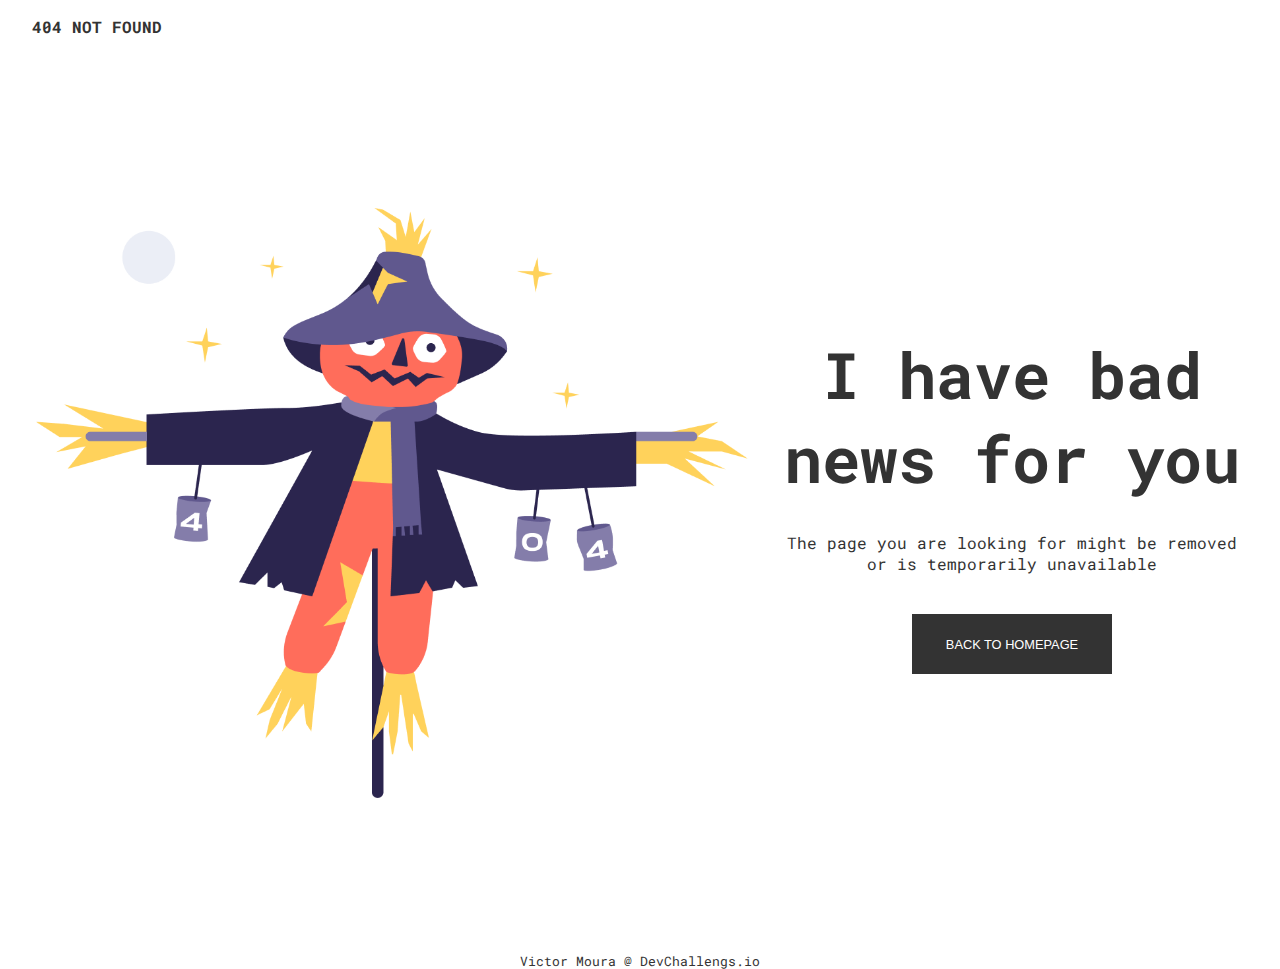
<file: 404-not-found/index.html>
<!DOCTYPE html>
<html lang="pt-br">
  <head>
    <meta charset="UTF-8" />
    <meta name="viewport" content="width=device-width, initial-scale=1.0" />
    <link rel="stylesheet" href="style.css" />
    <title>404 Page</title>
  </head>
  <body>
    <main class="container">
      <header class="header">
        <h1>404 not found</h1>
      </header>
      <section class="content">
        <figure class="scarecrow">
          <img src="./Scarecrow.png" alt="Scarecrow" />
        </figure>
        <div class="message">
          <h1>I have bad news for you</h1>
          <p>
            The page you are looking for might be removed or is temporarily
            unavailable
          </p>
          <button>back to homepage</button>
        </div>
      </section>
      <footer class="footer">
        <p>Victor Moura @ DevChallengs.io</p>
      </footer>
    </main>
  </body>
</html>
</file>
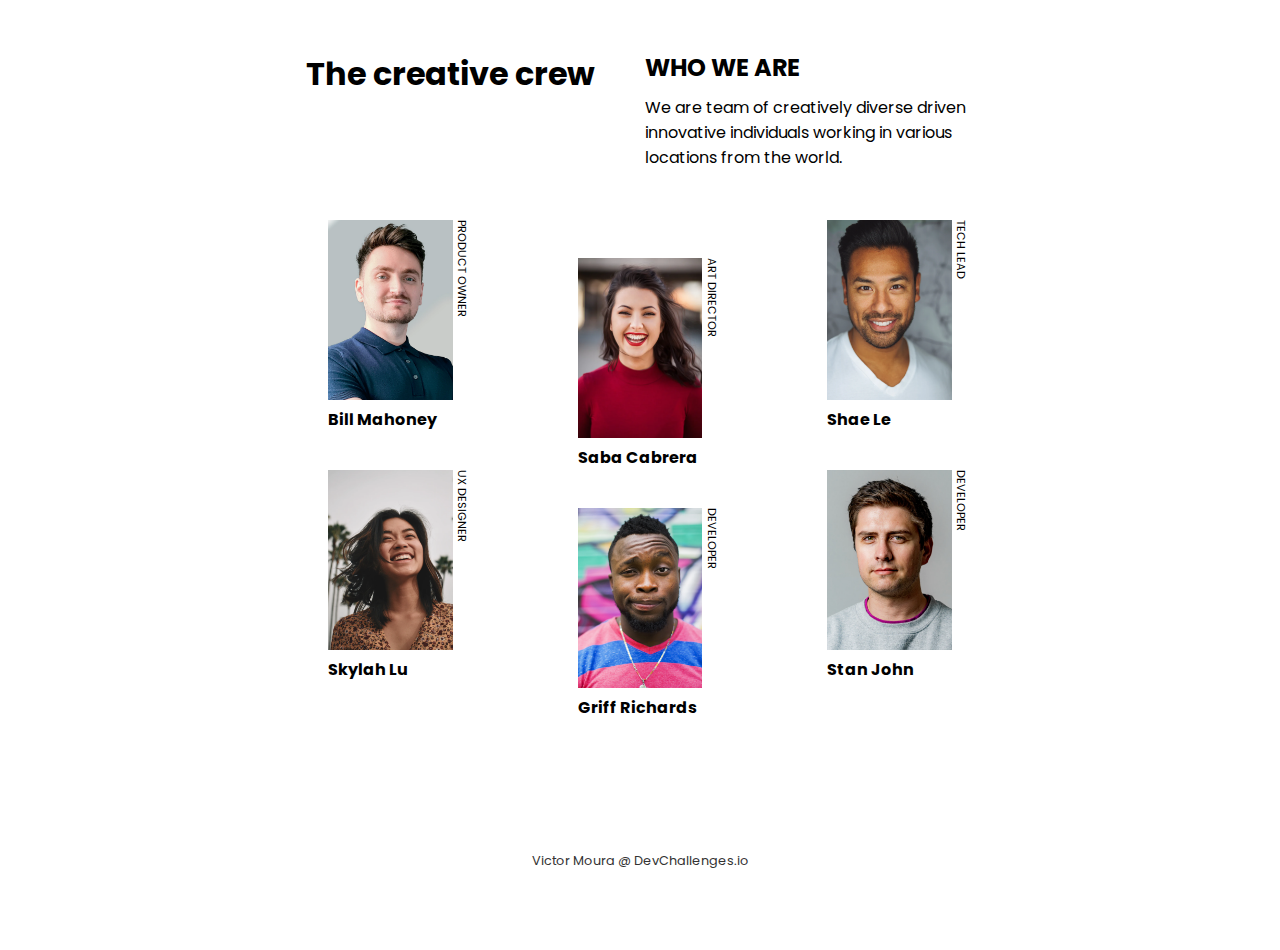
<file: my-team-page/index.html>
<!DOCTYPE html>
<html lang="pt-BR">
  <head>
    <meta charset="UTF-8" />
    <meta name="viewport" content="width=device-width, initial-scale=1.0" />
    <link rel="stylesheet" href="style.css" />
    <title>Team Page</title>
  </head>

  <body>
    <main class="container">
      <header class="header">
        <h1>The creative crew</h1>
        <div>
          <h2>Who we are</h2>
          <p>
            We are team of creatively diverse driven innovative individuals
            working in various locations from the world.
          </p>
        </div>
      </header>
      <div class="grid">
        <div class="member member--large">
          <div class="member__wrapper">
            <img src="./imgs/photo1.png" alt="Bill Mahoney" />
            <p class="member__name">Bill Mahoney</p>
            <p class="member__role">product owner</p>
          </div>
        </div>
        <div class="member member--centralized member--centralized--large">
          <div class="member__wrapper">
            <img src="./imgs/photo2.png" alt="Saba Cabrera" />
            <p class="member__name">Saba Cabrera</p>
            <p class="member__role">art director</p>
          </div>
        </div>

        <div class="member member--large">
          <div class="member__wrapper">
            <img src="./imgs/photo3.png" alt="Shae Le" />
            <p class="member__name">Shae Le</p>
            <p class="member__role">tech lead</p>
          </div>
        </div>
        <div class="member member--centralized member--large">
          <div class="member__wrapper">
            <img src="./imgs/photo4.png" alt="Shae Le" />
            <p class="member__name">Skylah Lu</p>
            <p class="member__role">ux designer</p>
          </div>
        </div>
        <div class="member member--centralized--large">
          <div class="member__wrapper">
            <img src="./imgs/photo5.png" alt="Shae Le" />
            <p class="member__name">Griff Richards</p>
            <p class="member__role">developer</p>
          </div>
        </div>
        <div class="member member--centralized member--large">
          <div class="member__wrapper">
            <img src="./imgs/photo6.png" alt="Shae Le" />
            <p class="member__name">Stan John</p>
            <p class="member__role">developer</p>
          </div>
        </div>
      </div>
      <footer class="footer">
        Victor Moura @ DevChallenges.io
      </footer>
    </main>
  </body>
</html>
</file>
<file: 404-not-found/style.css>
@import url("https://fonts.googleapis.com/css2?family=Roboto+Mono:wght@400;700&display=swap");

* {
  margin: 0;
  padding: 0;
  box-sizing: border-box;
}

body {
  font-family: "Roboto Mono", sans-serif;
  /* font-size rescale based on screen width */
  font-size: calc(16px + (24 - 16) * ((100vw - 320px) / (768 - 320)));
  color: #333;
}

.container {
  width: 100%;
  height: 100vh;
}

.header {
  padding: 1rem 2rem;
}

.header h1 {
  text-transform: uppercase;
  font-size: 1rem;
}

.content {
  display: grid;
  grid-template-rows: 40% 60%;
  height: 100%;
}

.scarecrow {
  width: 100%;
  display: flex;
  align-items: center;
  justify-content: center;
  padding: 1rem;
}

.scarecrow img {
  max-width: 100%;
  max-height: 100%;
}

.message {
  width: 100%;

  display: flex;
  flex-direction: column;
  align-items: center;
  margin: 0 auto;
  padding: 1rem;
}

.message h1 {
  font-size: 2.45em;
  text-align: center;
}

.message p {
  font-size: 1rem;
  margin-top: 2rem;
  text-align: center;
}

.message button {
  cursor: pointer;
  width: 200px;
  height: 60px;
  background-color: #333;
  color: #fff;
  text-transform: uppercase;
  font-size: 0.8rem;
  border: none;
  margin-top: 2.5rem;
}

.footer {
  display: flex;
  font-size: 0.8rem;
  justify-content: center;
}

@media screen and (min-width: 768px) {
  body {
    font-size: 16px;
  }

  .content {
    max-width: 1240px;
    margin: 0 auto;
    grid-template-columns: 60% 40%;
    grid-template-rows: unset;
  }

  .message {
    justify-content: center;
  }

  .message h1 {
    font-size: 4rem;
  }
}
</file>
<file: my-team-page/style.css>
@import url("https://fonts.googleapis.com/css2?family=Poppins:wght@400;700&display=swap");

:root {
  --default-padding: 10px;
}

* {
  margin: 0;
  padding: 0;
  outline: 0;
  box-sizing: border-box;
  -webkit-font-smoothing: antialiased;
}

body {
  font-family: "Poppins", sans-serif;
  font-size: 16px;
}

img {
  max-width: 100%;
  max-height: 180px;
}

.container {
  width: 100%;
  height: 100vh;
  margin: 0 auto;
}

.grid {
  display: grid;
  width: 100%;
  grid-template-columns: repeat(2, 1fr);
  grid-template-rows: auto;
  padding: 0 var(--default-padding);
}

.header {
  padding: var(--default-padding);
}

.header h1 {
  margin-bottom: 25px;
}

.header h2 {
  text-transform: uppercase;
  margin-bottom: 10px;
}

.member {
  min-height: 250px;
  display: flex;
  justify-content: space-around;
}

.member--centralized {
  align-items: flex-end;
}

.member__wrapper {
  position: relative;
  max-height: max-content;
}

.member__name {
  font-weight: bold;
}

.member__role {
  position: absolute;
  font-size: 0.7rem;
  top: 46px;
  left: 78px;
  z-index: 2;
  width: 110px;
  text-transform: uppercase;
  transform: rotate(90deg);
}

.footer {
  height: 150px;
  width: 100%;
  display: flex;
  font-size: 0.8rem;
  justify-content: center;
  align-items: flex-end;
  color: #333;
}

@media screen and (min-width: 768px) {
  .container {
    max-width: 768px;
  }
  .grid {
    grid-template-columns: repeat(3, 1fr);
  }

  .header {
    display: flex;
    margin: 50px 0;
    padding: 0 50px;
  }

  .header h1 {
    min-width: fit-content;
  }

  .header div {
    margin-left: 50px;
  }

  .member--centralized--large {
    align-items: flex-end;
  }

  .member--large {
    align-items: flex-start;
  }
}
</file>
